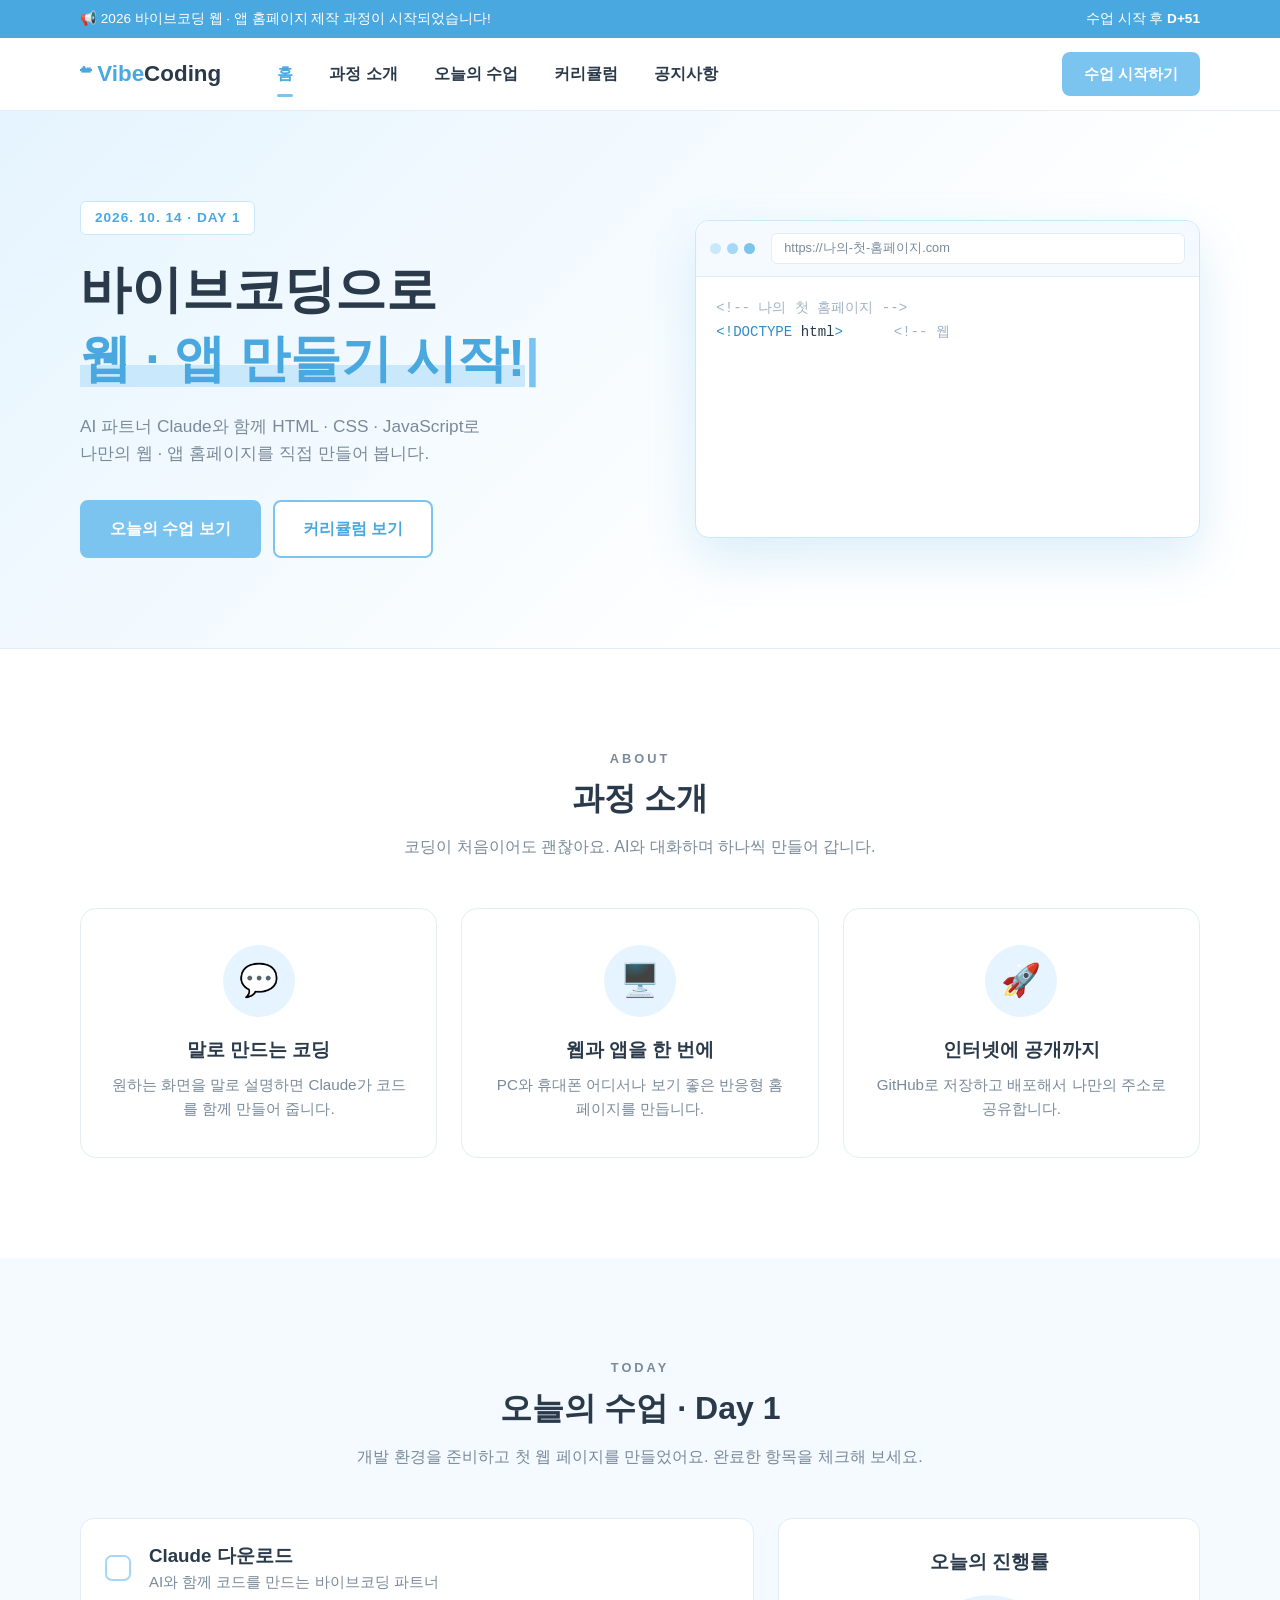
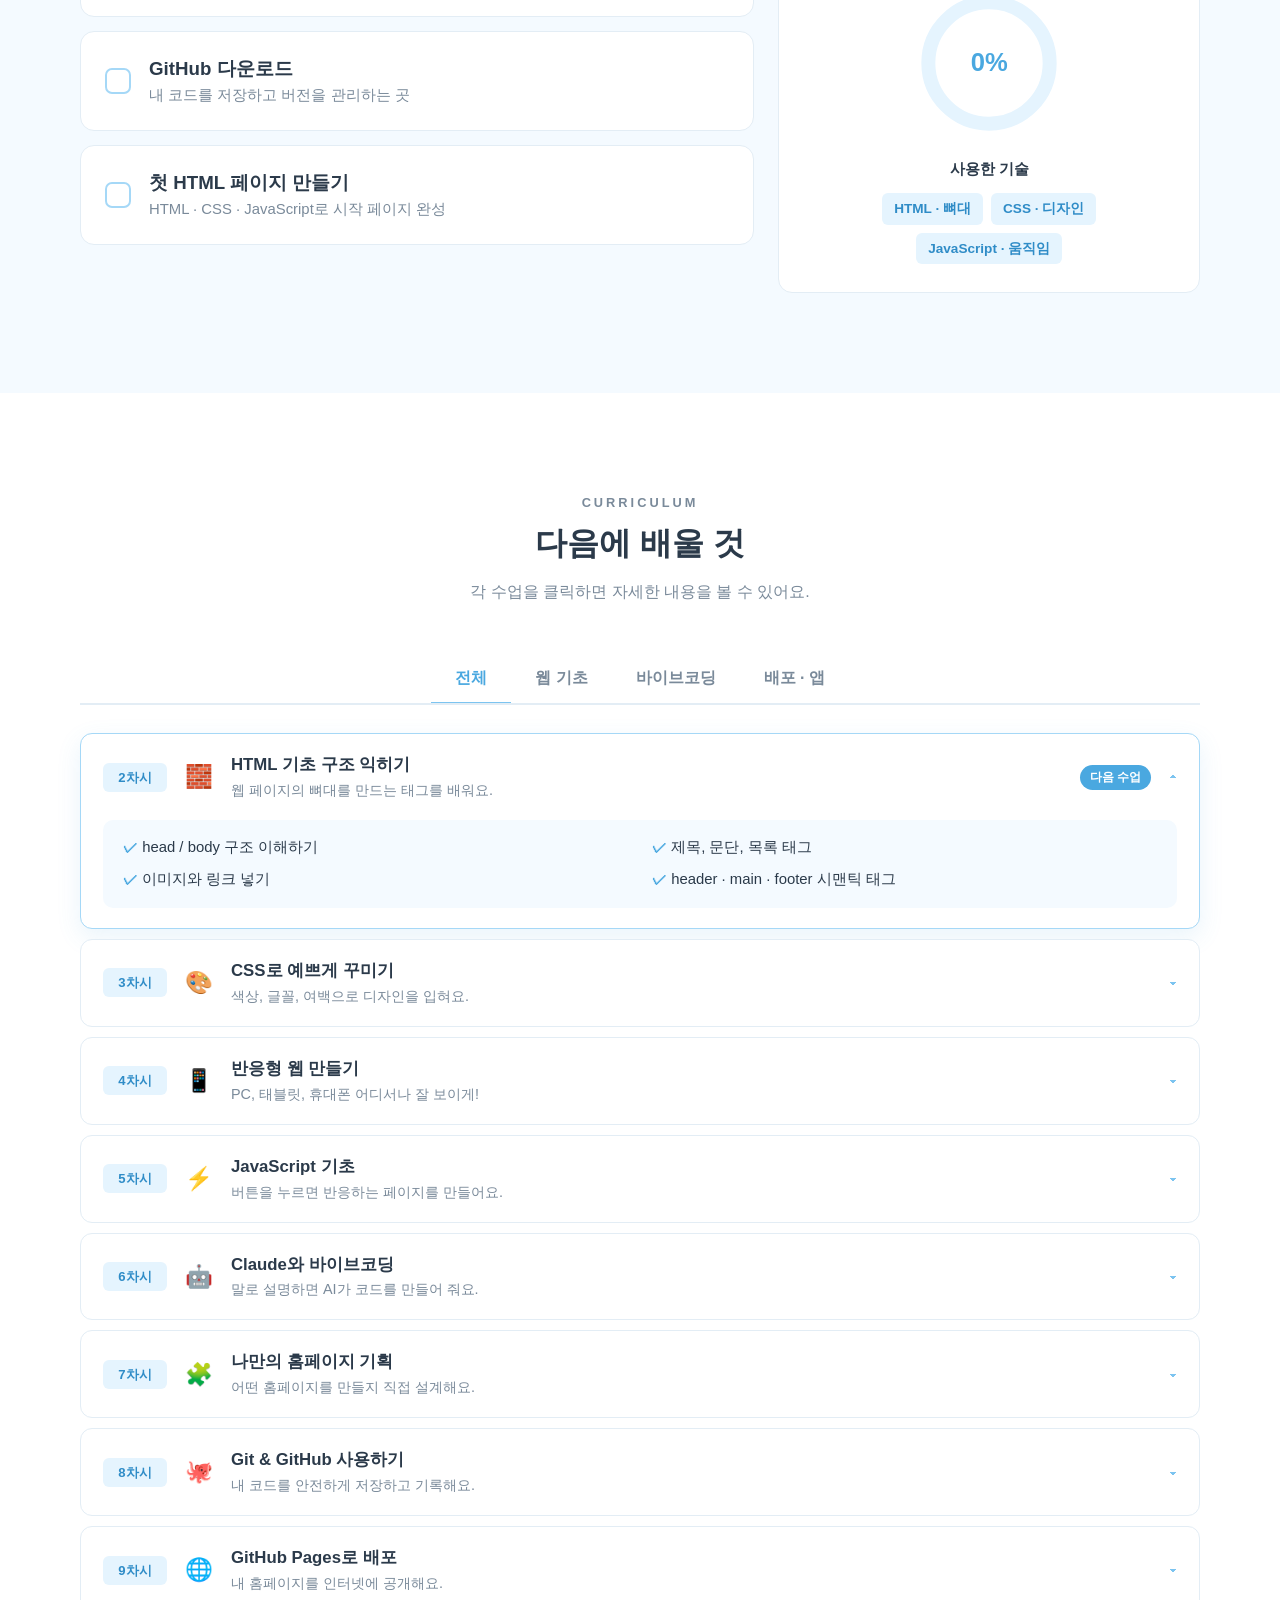
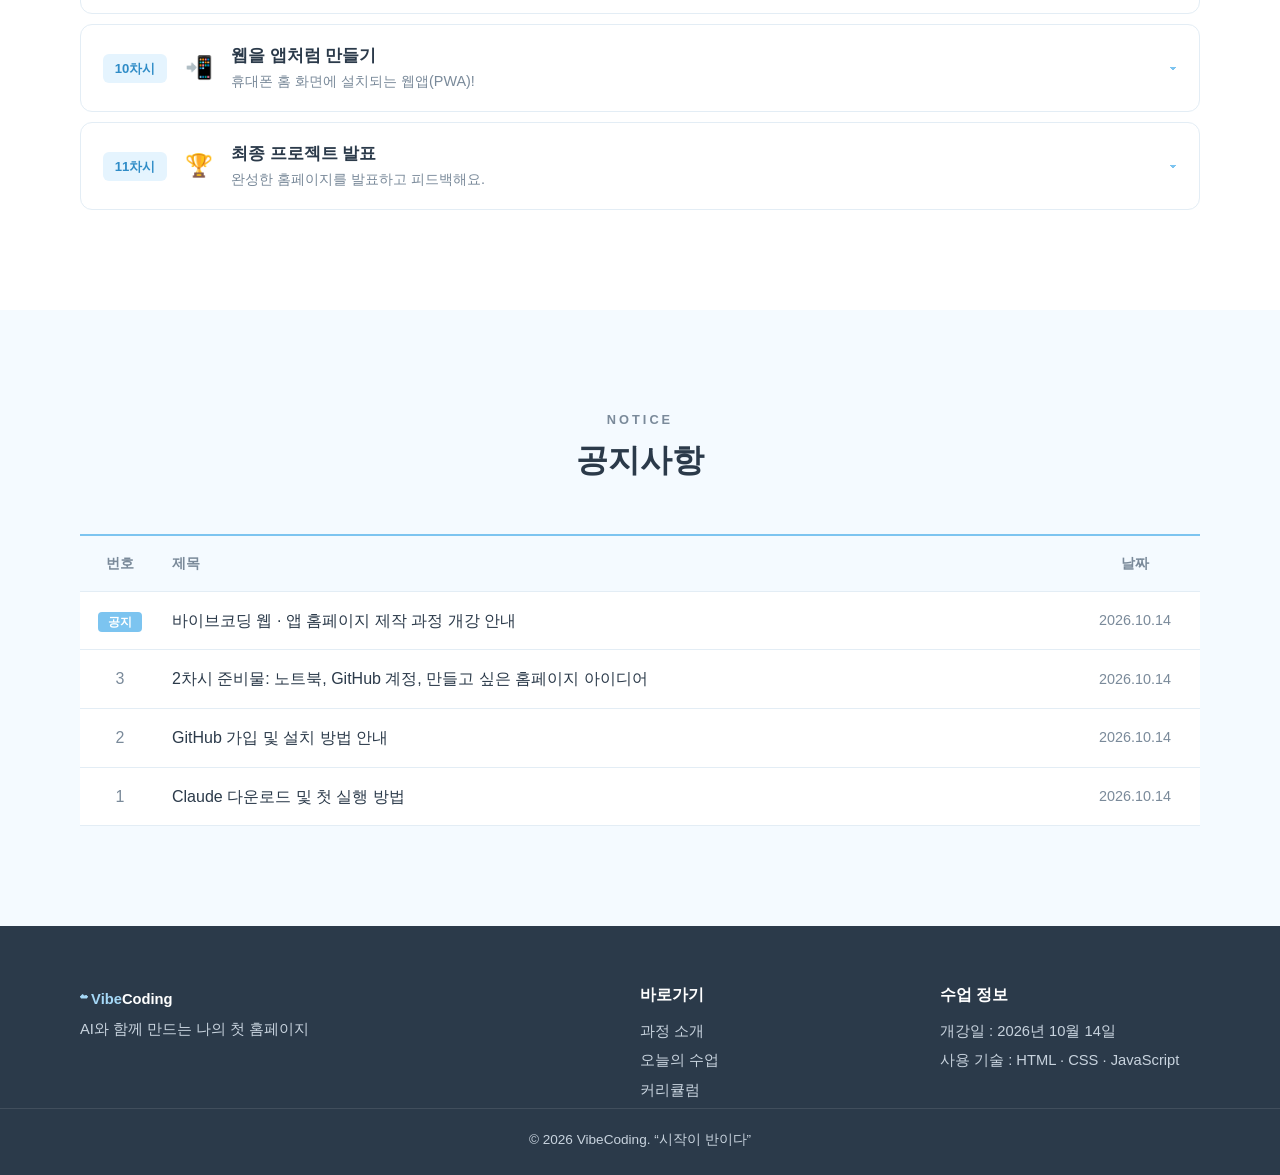
<file: index.html>
<!DOCTYPE html>
<html lang="ko">
<head>
  <meta charset="UTF-8">
  <meta name="viewport" content="width=device-width, initial-scale=1.0">
  <title>바이브코딩 웹·앱 수업 시작</title>
  <link rel="stylesheet" href="style.css">
</head>
<body>
  <!-- 상단 안내 바 -->
  <div class="topbar">
    <div class="container">
      <p>📢 2026 바이브코딩 웹 · 앱 홈페이지 제작 과정이 시작되었습니다!</p>
      <p class="topbar-right">수업 시작 후 <strong id="dday">D+0</strong></p>
    </div>
  </div>

  <!-- 헤더 -->
  <header class="header" id="header">
    <div class="container header-inner">
      <a href="#home" class="logo">☁ Vibe<span>Coding</span></a>

      <nav class="gnb" id="gnb">
        <a href="#home" class="active">홈</a>
        <a href="#about">과정 소개</a>
        <a href="#today">오늘의 수업</a>
        <a href="#curriculum">커리큘럼</a>
        <a href="#notice">공지사항</a>
      </nav>

      <a href="#today" class="header-btn">수업 시작하기</a>
      <button class="hamburger" id="hamburger" aria-label="메뉴 열기">
        <span></span><span></span><span></span>
      </button>
    </div>
  </header>

  <main>
    <!-- 메인 배너 -->
    <section class="hero" id="home">
      <div class="container hero-inner">
        <div class="hero-text">
          <p class="eyebrow">2026. 10. 14 · DAY 1</p>
          <h1>
            바이브코딩으로<br>
            <span class="highlight" id="typing"></span><span class="cursor">|</span>
          </h1>
          <p class="hero-desc">
            AI 파트너 Claude와 함께 HTML · CSS · JavaScript로<br>
            나만의 웹 · 앱 홈페이지를 직접 만들어 봅니다.
          </p>
          <div class="hero-btns">
            <a href="#today" class="btn">오늘의 수업 보기</a>
            <a href="#curriculum" class="btn outline">커리큘럼 보기</a>
          </div>
        </div>

        <!-- 브라우저 모양 일러스트 -->
        <div class="browser">
          <div class="browser-bar">
            <span class="dot"></span><span class="dot"></span><span class="dot"></span>
            <div class="address">https://나의-첫-홈페이지.com</div>
          </div>
          <pre class="code" id="code"></pre>
        </div>
      </div>
    </section>

    <!-- 과정 소개 -->
    <section class="section" id="about">
      <div class="container">
        <div class="section-head">
          <p class="label">ABOUT</p>
          <h2>과정 소개</h2>
          <p>코딩이 처음이어도 괜찮아요. AI와 대화하며 하나씩 만들어 갑니다.</p>
        </div>

        <div class="features">
          <div class="feature">
            <div class="feature-icon">💬</div>
            <h3>말로 만드는 코딩</h3>
            <p>원하는 화면을 말로 설명하면 Claude가 코드를 함께 만들어 줍니다.</p>
          </div>
          <div class="feature">
            <div class="feature-icon">🖥️</div>
            <h3>웹과 앱을 한 번에</h3>
            <p>PC와 휴대폰 어디서나 보기 좋은 반응형 홈페이지를 만듭니다.</p>
          </div>
          <div class="feature">
            <div class="feature-icon">🚀</div>
            <h3>인터넷에 공개까지</h3>
            <p>GitHub로 저장하고 배포해서 나만의 주소로 공유합니다.</p>
          </div>
        </div>
      </div>
    </section>

    <!-- 오늘의 수업 -->
    <section class="section bg-sky" id="today">
      <div class="container">
        <div class="section-head">
          <p class="label">TODAY</p>
          <h2>오늘의 수업 · Day 1</h2>
          <p>개발 환경을 준비하고 첫 웹 페이지를 만들었어요. 완료한 항목을 체크해 보세요.</p>
        </div>

        <div class="today-grid">
          <ul class="checklist" id="checklist">
            <li data-id="claude">
              <span class="box"></span>
              <div>
                <h3>Claude 다운로드</h3>
                <p>AI와 함께 코드를 만드는 바이브코딩 파트너</p>
              </div>
            </li>
            <li data-id="github">
              <span class="box"></span>
              <div>
                <h3>GitHub 다운로드</h3>
                <p>내 코드를 저장하고 버전을 관리하는 곳</p>
              </div>
            </li>
            <li data-id="html">
              <span class="box"></span>
              <div>
                <h3>첫 HTML 페이지 만들기</h3>
                <p>HTML · CSS · JavaScript로 시작 페이지 완성</p>
              </div>
            </li>
          </ul>

          <aside class="summary-box">
            <h3>오늘의 진행률</h3>
            <div class="ring">
              <svg viewBox="0 0 120 120">
                <circle class="ring-bg" cx="60" cy="60" r="52"></circle>
                <circle class="ring-fill" id="ringFill" cx="60" cy="60" r="52"></circle>
              </svg>
              <span id="percent">0%</span>
            </div>

            <h4>사용한 기술</h4>
            <div class="tags">
              <span>HTML · 뼈대</span>
              <span>CSS · 디자인</span>
              <span>JavaScript · 움직임</span>
            </div>
          </aside>
        </div>
      </div>
    </section>

    <!-- 커리큘럼 -->
    <section class="section" id="curriculum">
      <div class="container">
        <div class="section-head">
          <p class="label">CURRICULUM</p>
          <h2>다음에 배울 것</h2>
          <p>각 수업을 클릭하면 자세한 내용을 볼 수 있어요.</p>
        </div>

        <div class="tabs" id="tabs">
          <button class="active" data-filter="all">전체</button>
          <button data-filter="web">웹 기초</button>
          <button data-filter="ai">바이브코딩</button>
          <button data-filter="deploy">배포 · 앱</button>
        </div>

        <div class="lesson-list" id="lessons"></div>
      </div>
    </section>

    <!-- 공지사항 -->
    <section class="section bg-sky" id="notice">
      <div class="container">
        <div class="section-head">
          <p class="label">NOTICE</p>
          <h2>공지사항</h2>
        </div>

        <table class="board">
          <thead>
            <tr>
              <th class="col-no">번호</th>
              <th>제목</th>
              <th class="col-date">날짜</th>
            </tr>
          </thead>
          <tbody>
            <tr>
              <td class="col-no"><span class="pin">공지</span></td>
              <td>바이브코딩 웹 · 앱 홈페이지 제작 과정 개강 안내</td>
              <td class="col-date">2026.10.14</td>
            </tr>
            <tr>
              <td class="col-no">3</td>
              <td>2차시 준비물: 노트북, GitHub 계정, 만들고 싶은 홈페이지 아이디어</td>
              <td class="col-date">2026.10.14</td>
            </tr>
            <tr>
              <td class="col-no">2</td>
              <td>GitHub 가입 및 설치 방법 안내</td>
              <td class="col-date">2026.10.14</td>
            </tr>
            <tr>
              <td class="col-no">1</td>
              <td>Claude 다운로드 및 첫 실행 방법</td>
              <td class="col-date">2026.10.14</td>
            </tr>
          </tbody>
        </table>
      </div>
    </section>
  </main>

  <!-- 푸터 -->
  <footer class="footer">
    <div class="container footer-inner">
      <div>
        <a href="#home" class="logo">☁ Vibe<span>Coding</span></a>
        <p>AI와 함께 만드는 나의 첫 홈페이지</p>
      </div>
      <div>
        <h4>바로가기</h4>
        <a href="#about">과정 소개</a>
        <a href="#today">오늘의 수업</a>
        <a href="#curriculum">커리큘럼</a>
      </div>
      <div>
        <h4>수업 정보</h4>
        <p>개강일 : 2026년 10월 14일</p>
        <p>사용 기술 : HTML · CSS · JavaScript</p>
      </div>
    </div>
    <p class="copyright">© 2026 VibeCoding. “시작이 반이다”</p>
  </footer>

  <button class="to-top" id="toTop" aria-label="맨 위로">↑</button>

  <script src="script.js"></script>
</body>
</html>
</file>
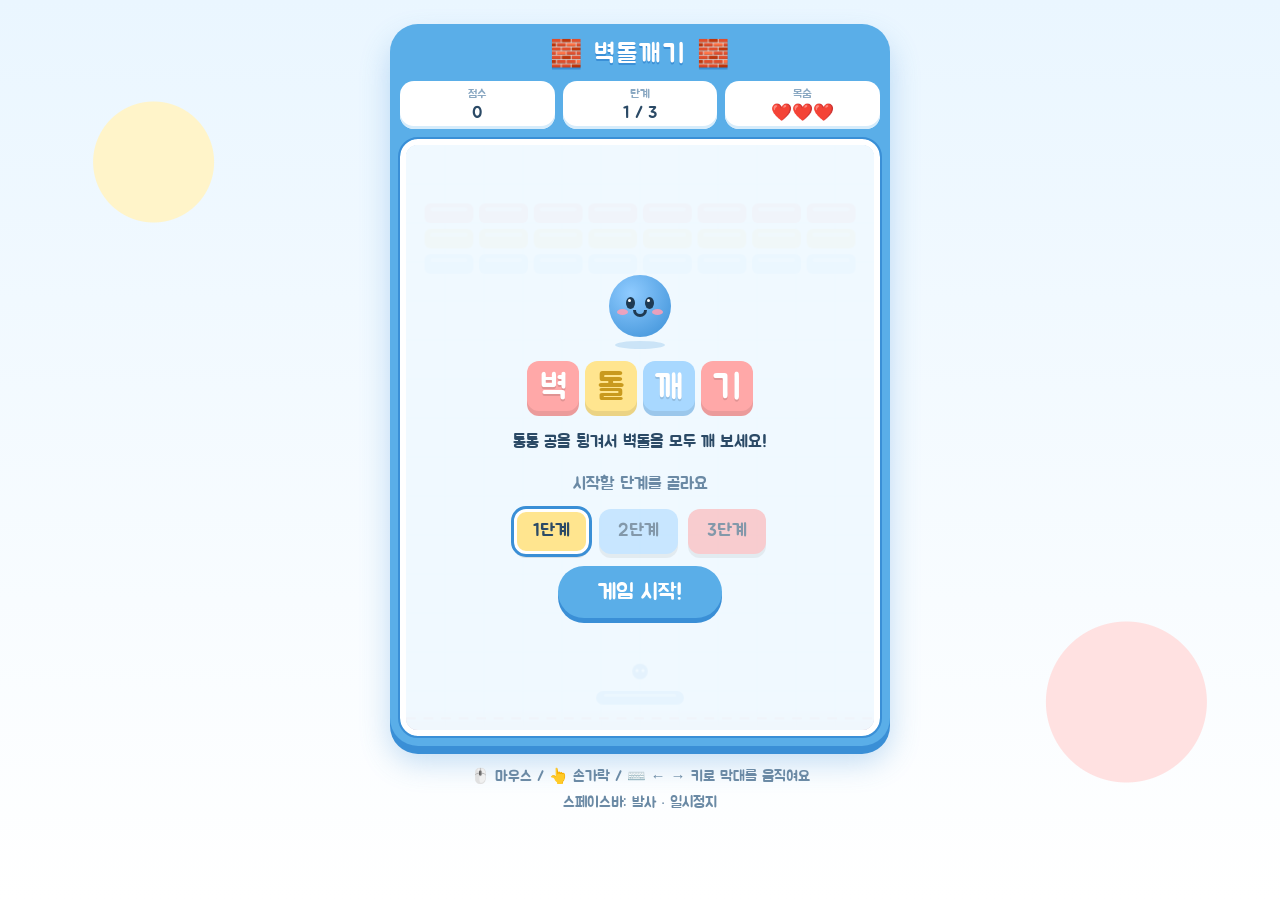
<file: breakout/index.html>
<!DOCTYPE html>
<html lang="ko">
<head>
  <meta charset="UTF-8">
  <meta name="viewport" content="width=device-width, initial-scale=1.0">
  <title>벽돌깨기</title>
  <!-- 귀여운 글꼴 (인터넷이 없으면 맑은 고딕으로 보여요) -->
  <link rel="preconnect" href="https://fonts.googleapis.com">
  <link href="https://fonts.googleapis.com/css2?family=Jua&display=swap" rel="stylesheet">
  <style>
    * { box-sizing: border-box; margin: 0; padding: 0; }

    :root {
      --red: #ffa8a8;
      --yellow: #ffe58f;
      --blue: #a8d8ff;
      --frame: #5aaee8;
      --frame-dark: #3a8fd6;
      --text: #2b4a66;
    }

    body {
      font-family: "Jua", "Malgun Gothic", sans-serif;
      background:
        radial-gradient(circle at 12% 18%, #fff4c9 0 60px, transparent 61px),
        radial-gradient(circle at 88% 78%, #ffe1e1 0 80px, transparent 81px),
        linear-gradient(180deg, #eaf6ff 0%, #ffffff 100%);
      min-height: 100vh;
      display: flex;
      flex-direction: column;
      align-items: center;
      padding: 24px 16px;
      color: var(--text);
    }

    /* ===== 게임기 틀 ===== */
    .machine {
      width: 100%;
      max-width: 500px;
      background: var(--frame);
      border-radius: 28px;
      padding: 14px 10px 10px;
      box-shadow:
        0 8px 0 var(--frame-dark),          /* 아래쪽 두께감 */
        0 16px 30px rgba(58, 143, 214, 0.3);
    }

    .machine-title {
      text-align: center;
      color: #fff;
      font-size: 26px;
      letter-spacing: 2px;
      margin-bottom: 10px;
      text-shadow: 0 2px 0 var(--frame-dark);
    }

    /* 점수판 */
    .board {
      display: flex;
      justify-content: space-between;
      gap: 8px;
      margin-bottom: 10px;
    }
    .chip {
      flex: 1;
      text-align: center;
      background: #fff;
      border-radius: 14px;
      padding: 6px 4px;
      font-size: 17px;
      box-shadow: inset 0 -3px 0 #d6ecfb;
    }
    .chip small { display: block; font-size: 12px; color: #8aa8c2; }

    .game-wrap {
      position: relative;
      border: 6px solid #fff;          /* 게임판 경계: 흰 테두리 */
      border-radius: 18px;
      overflow: hidden;
      outline: 2px solid var(--frame-dark);
    }

    canvas {
      display: block;
      width: 100%;
      background: #fbfdff;
      touch-action: none; /* 휴대폰에서 화면이 스크롤되지 않게 */
    }

    /* ===== 시작 / 게임오버 안내창 ===== */
    .overlay {
      position: absolute;
      inset: 0;
      display: flex;
      flex-direction: column;
      align-items: center;
      justify-content: center;
      gap: 12px;
      background: rgba(240, 249, 255, 0.94);
      text-align: center;
      padding: 16px;
    }
    .overlay.hidden { display: none; }
    .overlay p { line-height: 1.6; font-size: 17px; }

    /* 벽돌 모양 제목 글자 */
    .brick-title { display: flex; gap: 6px; flex-wrap: wrap; justify-content: center; }
    .brick-title span {
      display: inline-block;
      min-width: 52px;
      padding: 6px 8px;
      border-radius: 12px;
      font-size: 34px;
      color: #fff;
      text-shadow: 0 2px 0 rgba(0, 0, 0, 0.12);
      box-shadow: inset 0 -5px 0 rgba(0, 0, 0, 0.08);
      animation: wiggle 2.4s ease-in-out infinite;
    }
    .brick-title span:nth-child(3n+1) { background: var(--red); }
    .brick-title span:nth-child(3n+2) { background: var(--yellow); color: #c99a1e; text-shadow: none; }
    .brick-title span:nth-child(3n)   { background: var(--blue); }
    .brick-title span:nth-child(2) { animation-delay: 0.2s; }
    .brick-title span:nth-child(3) { animation-delay: 0.4s; }
    .brick-title span:nth-child(4) { animation-delay: 0.6s; }
    .brick-title span:nth-child(5) { animation-delay: 0.8s; }
    .brick-title span:nth-child(6) { animation-delay: 1s; }

    @keyframes wiggle {
      0%, 100% { transform: rotate(-4deg); }
      50% { transform: rotate(4deg) translateY(-3px); }
    }

    /* 공 캐릭터 */
    .mascot-area { height: 92px; display: flex; align-items: flex-end; }
    .mascot {
      position: relative;
      width: 62px;
      height: 62px;
      border-radius: 50%;
      background: radial-gradient(circle at 35% 30%, #8fcbff, var(--frame-dark));
      animation: bounce 0.9s ease-in-out infinite;
    }
    .mascot .eye {
      position: absolute;
      top: 22px;
      width: 9px;
      height: 12px;
      background: #1f3a52;
      border-radius: 50%;
    }
    .mascot .eye::after {  /* 눈 반짝이 */
      content: "";
      position: absolute;
      top: 2px; left: 2px;
      width: 3px; height: 3px;
      background: #fff;
      border-radius: 50%;
    }
    .mascot .eye.l { left: 17px; }
    .mascot .eye.r { right: 17px; }
    .mascot .cheek {
      position: absolute;
      top: 34px;
      width: 11px;
      height: 6px;
      background: #ff9fb5;
      border-radius: 50%;
      opacity: 0.85;
    }
    .mascot .cheek.l { left: 8px; }
    .mascot .cheek.r { right: 8px; }
    .mascot .mouth {
      position: absolute;
      top: 35px;
      left: 50%;
      width: 14px;
      height: 7px;
      margin-left: -7px;
      border: 3px solid #1f3a52;
      border-top: none;
      border-radius: 0 0 14px 14px;
    }
    /* 게임 오버일 때는 시무룩한 얼굴 */
    .mascot.sad { animation: none; filter: saturate(0.7); }
    .mascot.sad .mouth {
      top: 39px;
      border-top: 3px solid #1f3a52;
      border-bottom: none;
      border-radius: 14px 14px 0 0;
    }

    @keyframes bounce {
      0%, 100% { transform: translateY(-26px); }
      80% { transform: translateY(0); }
      90% { transform: translateY(0) scale(1.15, 0.85); }  /* 바닥에 닿으면 찌그러짐 */
    }
    .mascot-shadow {
      width: 50px;
      height: 8px;
      margin: 4px auto 0;
      background: rgba(58, 143, 214, 0.2);
      border-radius: 50%;
    }

    button {
      font-family: inherit;
      background: var(--frame);
      color: #fff;
      border: none;
      border-radius: 999px;
      padding: 12px 40px;
      font-size: 22px;
      cursor: pointer;
      box-shadow: 0 5px 0 var(--frame-dark);
      transition: transform 0.1s, box-shadow 0.1s;
    }
    button:hover { transform: translateY(-2px); }
    button:active { transform: translateY(4px); box-shadow: 0 1px 0 var(--frame-dark); }

    /* 단계 선택 버튼 (벽돌 색깔) */
    .pick-label { font-size: 15px; color: #6b8aa5; margin-top: 2px; }
    .level-pick { display: flex; gap: 10px; }
    .level-btn {
      color: var(--text);
      padding: 8px 16px;
      font-size: 18px;
      border-radius: 12px;
      border: 3px solid transparent;
      box-shadow: 0 4px 0 rgba(0, 0, 0, 0.1);
      opacity: 0.55;
    }
    .level-btn[data-level="1"] { background: var(--yellow); }
    .level-btn[data-level="2"] { background: var(--blue); }
    .level-btn[data-level="3"] { background: var(--red); }
    .level-btn.selected { opacity: 1; border-color: #fff; outline: 3px solid var(--frame-dark); }

    .help { margin-top: 18px; font-size: 15px; color: #6b8aa5; text-align: center; line-height: 1.7; }
  </style>
</head>
<body>
  <div class="machine">
    <div class="machine-title">🧱 벽돌깨기 🧱</div>

    <div class="board">
      <span class="chip"><small>점수</small><span id="score">0</span></span>
      <span class="chip"><small>단계</small><span id="level">1 / 3</span></span>
      <span class="chip"><small>목숨</small><span id="lives">❤️❤️❤️</span></span>
    </div>

    <div class="game-wrap">
      <canvas id="game" width="480" height="600"></canvas>

      <div class="overlay" id="overlay">
        <div class="mascot-area">
          <div>
            <div class="mascot" id="mascot">
              <span class="eye l"></span><span class="eye r"></span>
              <span class="cheek l"></span><span class="cheek r"></span>
              <span class="mouth"></span>
            </div>
            <div class="mascot-shadow"></div>
          </div>
        </div>
        <div class="brick-title" id="overlayTitle"></div>
        <p id="overlayText">통통 공을 튕겨서 벽돌을 모두 깨 보세요!</p>
        <p class="pick-label">시작할 단계를 골라요</p>
        <div class="level-pick">
          <button class="level-btn selected" data-level="1">1단계</button>
          <button class="level-btn" data-level="2">2단계</button>
          <button class="level-btn" data-level="3">3단계</button>
        </div>
        <button id="startBtn">게임 시작!</button>
      </div>
    </div>
  </div>

  <p class="help">
    🖱️ 마우스 / 👆 손가락 / ⌨️ ← → 키로 막대를 움직여요<br>
    스페이스바: 발사 · 일시정지
  </p>

  <script>
    // ===== 기본 설정 =====
    const canvas = document.getElementById("game");
    const ctx = canvas.getContext("2d");
    const W = canvas.width;
    const H = canvas.height;

    const scoreEl = document.getElementById("score");
    const levelEl = document.getElementById("level");
    const livesEl = document.getElementById("lives");
    const overlay = document.getElementById("overlay");
    const overlayTitle = document.getElementById("overlayTitle");
    const overlayText = document.getElementById("overlayText");
    const startBtn = document.getElementById("startBtn");
    const mascot = document.getElementById("mascot");
    const FONT = "'Jua', 'Malgun Gothic', sans-serif";

    // 벽돌 색깔 (줄마다 파스텔 빨강 → 노랑 → 파랑 순서로 반복)
    const COLORS = ["#ffa8a8", "#ffe58f", "#a8d8ff"];

    const BRICK_COLS = 8;
    const BRICK_W = 50;
    const BRICK_H = 20;
    const BRICK_GAP = 6;
    const BRICK_TOP = 60;
    const BRICK_LEFT = (W - (BRICK_COLS * BRICK_W + (BRICK_COLS - 1) * BRICK_GAP)) / 2;

    // ===== 게임 상태 =====
    let paddle, ball, bricks;
    let score = 0;
    let lives = 3;
    let level = 1;
    let state = "ready"; // ready(공 붙어있음), playing, paused, over
    const keys = { left: false, right: false };

    function makePaddle() {
      return { w: 90, h: 14, x: W / 2 - 45, y: H - 40, speed: 8 };
    }

    function makeBall() {
      return { r: 8, x: W / 2, y: H - 60, dx: 0, dy: 0, speed: 4 + level * 0.6 };
    }

    // 단계별 벽돌 모양 (■ = 벽돌, · = 빈칸)
    const MAX_LEVEL = 3;
    const LEVELS = [
      // 1단계: 반듯한 3줄
      [
        "■■■■■■■■",
        "■■■■■■■■",
        "■■■■■■■■",
      ],
      // 2단계: 피라미드
      [
        "···■■···",
        "··■■■■··",
        "·■■■■■■·",
        "■■■■■■■■",
        "■■■■■■■■",
      ],
      // 3단계: 체크무늬
      [
        "■·■·■·■·",
        "·■·■·■·■",
        "■·■·■·■·",
        "·■·■·■·■",
        "■·■·■·■·",
        "·■·■·■·■",
      ],
    ];

    function makeBricks() {
      const map = LEVELS[level - 1];
      const rows = map.length;
      const list = [];
      for (let r = 0; r < rows; r++) {
        for (let c = 0; c < BRICK_COLS; c++) {
          if (map[r][c] !== "■") continue;
          list.push({
            x: BRICK_LEFT + c * (BRICK_W + BRICK_GAP),
            y: BRICK_TOP + r * (BRICK_H + BRICK_GAP),
            color: COLORS[r % COLORS.length],
            alive: true,
            points: (rows - r) * 10, // 위쪽 벽돌일수록 점수가 높아요
          });
        }
      }
      return list;
    }

    function updateBoard() {
      scoreEl.textContent = score;
      levelEl.textContent = `${level} / ${MAX_LEVEL}`;
      livesEl.textContent = lives > 0 ? "❤️".repeat(lives) : "💔";
    }

    function newGame() {
      score = 0;
      lives = 3;
      level = startLevel;
      paddle = makePaddle();
      ball = makeBall();
      bricks = makeBricks();
      state = "ready";
      updateBoard();
      hideOverlay();
    }

    // 공을 위로 발사
    function launchBall() {
      if (state !== "ready") return;
      const angle = (Math.random() * 60 - 30) * Math.PI / 180; // -30° ~ 30°
      ball.dx = ball.speed * Math.sin(angle);
      ball.dy = -ball.speed * Math.cos(angle);
      state = "playing";
    }

    // 제목 글자를 한 글자씩 벽돌 모양으로 만들어요
    function showOverlay(title, text, btnText, sad = false) {
      overlayTitle.innerHTML = Array.from(title).map(ch => `<span>${ch}</span>`).join("");
      overlayText.innerHTML = text;
      startBtn.textContent = btnText;
      mascot.classList.toggle("sad", sad);
      overlay.classList.remove("hidden");
    }

    function hideOverlay() {
      overlay.classList.add("hidden");
    }

    // ===== 움직임 계산 =====
    function update() {
      // 키보드로 막대 이동
      if (keys.left) paddle.x -= paddle.speed;
      if (keys.right) paddle.x += paddle.speed;
      paddle.x = Math.max(0, Math.min(W - paddle.w, paddle.x));

      // 발사 전에는 공이 막대 위에 붙어 있어요
      if (state === "ready") {
        ball.x = paddle.x + paddle.w / 2;
        ball.y = paddle.y - ball.r - 1;
        return;
      }
      if (state !== "playing") return;

      ball.x += ball.dx;
      ball.y += ball.dy;

      // 왼쪽·오른쪽 벽
      if (ball.x - ball.r < 0) { ball.x = ball.r; ball.dx = Math.abs(ball.dx); }
      if (ball.x + ball.r > W) { ball.x = W - ball.r; ball.dx = -Math.abs(ball.dx); }
      // 천장
      if (ball.y - ball.r < 0) { ball.y = ball.r; ball.dy = Math.abs(ball.dy); }

      // 막대에 맞으면 맞은 위치에 따라 튕기는 각도가 달라져요
      if (
        ball.dy > 0 &&
        ball.y + ball.r >= paddle.y &&
        ball.y + ball.r <= paddle.y + paddle.h + ball.dy &&
        ball.x >= paddle.x - ball.r &&
        ball.x <= paddle.x + paddle.w + ball.r
      ) {
        const hit = (ball.x - (paddle.x + paddle.w / 2)) / (paddle.w / 2); // -1 ~ 1
        const angle = Math.max(-1, Math.min(1, hit)) * 60 * Math.PI / 180;
        ball.dx = ball.speed * Math.sin(angle);
        ball.dy = -ball.speed * Math.cos(angle);
        ball.y = paddle.y - ball.r;
      }

      // 벽돌과 부딪혔는지 확인
      for (const b of bricks) {
        if (!b.alive) continue;
        const nearX = Math.max(b.x, Math.min(ball.x, b.x + BRICK_W));
        const nearY = Math.max(b.y, Math.min(ball.y, b.y + BRICK_H));
        const distX = ball.x - nearX;
        const distY = ball.y - nearY;
        if (distX * distX + distY * distY <= ball.r * ball.r) {
          b.alive = false;
          score += b.points;
          // 옆면에 맞았는지, 위아래에 맞았는지에 따라 튕기는 방향 결정
          if (Math.abs(distX) > Math.abs(distY)) ball.dx = -ball.dx;
          else ball.dy = -ball.dy;
          updateBoard();
          break; // 한 번에 벽돌 하나만
        }
      }

      // 벽돌을 모두 깼으면 다음 단계로
      if (bricks.every(b => !b.alive)) {
        if (level === MAX_LEVEL) {
          state = "over";
          showOverlay("클리어!", `🏆 3단계를 모두 깼어요! 최고예요!<br>최종 점수: <b>${score}</b>점`, "다시 하기");
          return;
        }
        level++;
        bricks = makeBricks();
        ball = makeBall();
        state = "ready";
        updateBoard();
        flash(`🎉 ${level}단계!`);
      }

      // 공이 바닥에 떨어지면 목숨 하나 줄어요
      if (ball.y - ball.r > H) {
        lives--;
        updateBoard();
        if (lives <= 0) {
          state = "over";
          showOverlay("게임오버", `앗, 아까워요! 최종 점수: <b>${score}</b>점<br>${level}단계까지 갔어요!`, "다시 하기", true);
        } else {
          ball = makeBall();
          state = "ready";
        }
      }
    }

    // 화면 가운데 잠깐 글자 띄우기
    let flashText = "";
    let flashTime = 0;
    function flash(text) {
      flashText = text;
      flashTime = 90; // 약 1.5초
    }

    // ===== 그리기 =====
    function roundRect(x, y, w, h, r, color) {
      ctx.fillStyle = color;
      ctx.beginPath();
      ctx.roundRect(x, y, w, h, r);
      ctx.fill();
    }

    // 게임판 배경: 연한 모눈 + 바닥 위험선
    function drawField() {
      ctx.fillStyle = "#fbfdff";
      ctx.fillRect(0, 0, W, H);

      ctx.strokeStyle = "#eef6fd";
      ctx.lineWidth = 1;
      for (let x = 40; x < W; x += 40) {
        ctx.beginPath(); ctx.moveTo(x, 0); ctx.lineTo(x, H); ctx.stroke();
      }
      for (let y = 40; y < H; y += 40) {
        ctx.beginPath(); ctx.moveTo(0, y); ctx.lineTo(W, y); ctx.stroke();
      }

      // 바닥: 공이 여기로 떨어지면 목숨이 줄어요
      const grad = ctx.createLinearGradient(0, H - 22, 0, H);
      grad.addColorStop(0, "rgba(255, 168, 168, 0)");
      grad.addColorStop(1, "rgba(255, 168, 168, 0.45)");
      ctx.fillStyle = grad;
      ctx.fillRect(0, H - 22, W, 22);

      ctx.strokeStyle = "#ffa8a8";
      ctx.lineWidth = 2;
      ctx.setLineDash([10, 8]);
      ctx.beginPath(); ctx.moveTo(0, H - 12); ctx.lineTo(W, H - 12); ctx.stroke();
      ctx.setLineDash([]);
    }

    function draw() {
      drawField();

      // 벽돌 (위쪽에 하얀 반짝이 줄)
      for (const b of bricks) {
        if (!b.alive) continue;
        roundRect(b.x, b.y, BRICK_W, BRICK_H, 6, b.color);
        roundRect(b.x + 6, b.y + 4, BRICK_W - 12, 4, 2, "rgba(255, 255, 255, 0.6)");
      }

      // 막대
      roundRect(paddle.x, paddle.y, paddle.w, paddle.h, 7, "#5aaee8");
      roundRect(paddle.x + 8, paddle.y + 3, paddle.w - 16, 3, 2, "rgba(255, 255, 255, 0.5)");

      // 공 (작은 눈이 달린 공 캐릭터)
      ctx.fillStyle = "#3a8fd6";
      ctx.beginPath();
      ctx.arc(ball.x, ball.y, ball.r, 0, Math.PI * 2);
      ctx.fill();
      ctx.fillStyle = "#ffffff";
      ctx.beginPath();
      ctx.arc(ball.x - 3, ball.y - 1, 1.6, 0, Math.PI * 2);
      ctx.arc(ball.x + 3, ball.y - 1, 1.6, 0, Math.PI * 2);
      ctx.fill();

      ctx.textAlign = "center";
      ctx.fillStyle = "#6b8aa5";
      ctx.font = `20px ${FONT}`;
      if (state === "ready") {
        ctx.fillText("클릭하거나 스페이스바를 눌러 발사!", W / 2, H / 2 + 60);
      }
      if (state === "paused") {
        ctx.font = `36px ${FONT}`;
        ctx.fillText("⏸ 일시정지", W / 2, H / 2);
      }
      if (flashTime > 0) {
        ctx.fillStyle = "#3a8fd6";
        ctx.font = `40px ${FONT}`;
        ctx.fillText(flashText, W / 2, H / 2);
        flashTime--;
      }
    }

    function loop() {
      if (state !== "over") {
        update();
        draw();
      }
      requestAnimationFrame(loop);
    }

    // ===== 조작 =====
    // 화면 크기가 달라도 정확한 위치로 막대를 옮기기
    function movePaddleTo(clientX) {
      const rect = canvas.getBoundingClientRect();
      const x = (clientX - rect.left) * (W / rect.width);
      paddle.x = x - paddle.w / 2;
    }

    canvas.addEventListener("mousemove", e => {
      if (state === "playing" || state === "ready") movePaddleTo(e.clientX);
    });
    canvas.addEventListener("click", launchBall);

    canvas.addEventListener("touchstart", e => {
      movePaddleTo(e.touches[0].clientX);
      launchBall();
    }, { passive: true });
    canvas.addEventListener("touchmove", e => {
      e.preventDefault();
      movePaddleTo(e.touches[0].clientX);
    }, { passive: false });

    document.addEventListener("keydown", e => {
      if (e.key === "ArrowLeft") keys.left = true;
      if (e.key === "ArrowRight") keys.right = true;
      if (e.code === "Space") {
        e.preventDefault();
        if (state === "ready") launchBall();
        else if (state === "playing") state = "paused";
        else if (state === "paused") state = "playing";
      }
    });
    document.addEventListener("keyup", e => {
      if (e.key === "ArrowLeft") keys.left = false;
      if (e.key === "ArrowRight") keys.right = false;
    });

    startBtn.addEventListener("click", newGame);

    // 단계 선택 버튼: 누른 버튼만 색칠하고, 그 단계 벽돌을 미리 보여줘요
    let startLevel = 1;
    const levelBtns = document.querySelectorAll(".level-btn");
    levelBtns.forEach(btn => {
      btn.addEventListener("click", () => {
        startLevel = Number(btn.dataset.level);
        levelBtns.forEach(b => b.classList.toggle("selected", b === btn));
        level = startLevel;
        bricks = makeBricks();
        updateBoard();
        draw();
      });
    });

    // 처음 화면 준비
    paddle = makePaddle();
    ball = makeBall();
    bricks = makeBricks();
    state = "over"; // 시작 버튼 누르기 전에는 멈춰 있어요
    showOverlay("벽돌깨기", "통통 공을 튕겨서 벽돌을 모두 깨 보세요!", "게임 시작!");
    draw();
    requestAnimationFrame(loop);
  </script>
</body>
</html>
</file>
<file: style.css>
:root {
  --white: #ffffff;
  --sky-50: #f4faff;
  --sky-100: #e5f4fe;
  --sky-200: #c9e8fb;
  --sky-300: #a5d8f7;
  --sky-400: #7cc4f0;
  --sky-500: #4aa8e0;
  --sky-600: #2f8cc7;
  --text: #2b3a4a;
  --muted: #7a8a9a;
  --line: #e3edf5;
  --shadow: 0 8px 24px rgba(74, 168, 224, 0.12);
}

* { margin: 0; padding: 0; box-sizing: border-box; }

html { scroll-behavior: smooth; scroll-padding-top: 80px; }

body {
  font-family: "Pretendard", "Malgun Gothic", "Apple SD Gothic Neo", sans-serif;
  background: var(--white);
  color: var(--text);
  line-height: 1.6;
}

a { color: inherit; text-decoration: none; }

.container {
  max-width: 1160px;
  margin: 0 auto;
  padding: 0 20px;
}

/* 상단 안내 바 */
.topbar {
  background: var(--sky-500);
  color: var(--white);
  font-size: 0.85rem;
}
.topbar .container {
  display: flex;
  justify-content: space-between;
  gap: 12px;
  padding-top: 8px;
  padding-bottom: 8px;
}

/* 헤더 */
.header {
  position: sticky;
  top: 0;
  z-index: 50;
  background: rgba(255, 255, 255, 0.95);
  backdrop-filter: blur(8px);
  border-bottom: 1px solid var(--line);
  transition: box-shadow 0.3s;
}
.header.scrolled { box-shadow: 0 4px 20px rgba(74, 168, 224, 0.12); }

.header-inner {
  display: flex;
  align-items: center;
  gap: 40px;
  height: 72px;
}

.logo { font-size: 1.4rem; font-weight: 800; color: var(--sky-500); }
.logo span { color: var(--text); }

.gnb { display: flex; gap: 4px; flex: 1; }
.gnb a {
  position: relative;
  padding: 8px 16px;
  font-weight: 600;
  color: var(--text);
  transition: color 0.2s;
}
.gnb a::after {
  content: "";
  position: absolute;
  left: 16px;
  right: 16px;
  bottom: -2px;
  height: 3px;
  border-radius: 3px;
  background: var(--sky-400);
  transform: scaleX(0);
  transition: transform 0.25s;
}
.gnb a:hover, .gnb a.active { color: var(--sky-500); }
.gnb a.active::after, .gnb a:hover::after { transform: scaleX(1); }

.header-btn {
  padding: 10px 22px;
  border-radius: 8px;
  background: var(--sky-400);
  color: var(--white);
  font-weight: 700;
  font-size: 0.95rem;
  transition: background 0.2s;
}
.header-btn:hover { background: var(--sky-500); }

.hamburger {
  display: none;
  flex-direction: column;
  gap: 5px;
  background: none;
  border: none;
  cursor: pointer;
  margin-left: auto;
}
.hamburger span {
  width: 24px;
  height: 2px;
  background: var(--text);
  transition: transform 0.3s, opacity 0.3s;
}

/* 메인 배너 */
.hero {
  background: linear-gradient(135deg, var(--sky-100) 0%, var(--white) 70%);
  padding: 90px 0;
  border-bottom: 1px solid var(--line);
}

.hero-inner {
  display: grid;
  grid-template-columns: 1.1fr 1fr;
  align-items: center;
  gap: 60px;
}

.eyebrow {
  display: inline-block;
  padding: 5px 14px;
  border-radius: 6px;
  background: var(--white);
  border: 1px solid var(--sky-200);
  color: var(--sky-500);
  font-weight: 700;
  font-size: 0.85rem;
  letter-spacing: 1px;
  margin-bottom: 20px;
}

.hero h1 {
  font-size: clamp(2rem, 4.5vw, 3.2rem);
  line-height: 1.35;
  font-weight: 800;
  min-height: 2.7em;
}

.highlight {
  color: var(--sky-500);
  background: linear-gradient(transparent 62%, var(--sky-200) 62%);
}
.cursor { color: var(--sky-400); animation: blink 0.8s infinite; }
@keyframes blink { 50% { opacity: 0; } }

.hero-desc { margin-top: 20px; color: var(--muted); font-size: 1.08rem; }

.hero-btns { display: flex; flex-wrap: wrap; gap: 12px; margin-top: 32px; }

.btn {
  padding: 14px 28px;
  border-radius: 8px;
  background: var(--sky-400);
  color: var(--white);
  border: 2px solid var(--sky-400);
  font-weight: 700;
  transition: background 0.2s, transform 0.2s;
}
.btn:hover { background: var(--sky-500); border-color: var(--sky-500); transform: translateY(-2px); }
.btn.outline { background: var(--white); color: var(--sky-500); }
.btn.outline:hover { background: var(--sky-50); }

/* 브라우저 일러스트 */
.browser {
  background: var(--white);
  border-radius: 14px;
  border: 1px solid var(--sky-200);
  box-shadow: 0 20px 50px rgba(74, 168, 224, 0.2);
  overflow: hidden;
}
.browser-bar {
  display: flex;
  align-items: center;
  gap: 6px;
  padding: 12px 14px;
  background: var(--sky-50);
  border-bottom: 1px solid var(--line);
}
.dot { width: 11px; height: 11px; border-radius: 50%; background: var(--sky-200); }
.dot:nth-child(2) { background: var(--sky-300); }
.dot:nth-child(3) { background: var(--sky-400); }
.address {
  flex: 1;
  margin-left: 10px;
  padding: 4px 12px;
  border-radius: 6px;
  background: var(--white);
  border: 1px solid var(--line);
  font-size: 0.8rem;
  color: var(--muted);
}
.code {
  min-height: 260px;
  padding: 20px;
  font-family: Consolas, "D2Coding", monospace;
  font-size: 0.88rem;
  line-height: 1.7;
  color: var(--text);
  white-space: pre-wrap;
}
.code .tag { color: var(--sky-600); }
.code .str { color: #e08a4a; }
.code .cmt { color: #9fb3c4; }

/* 공통 섹션 */
.section { padding: 100px 0; }
.bg-sky { background: var(--sky-50); }

.section-head { text-align: center; margin-bottom: 48px; }
.label {
  color: var(--sky-400);
  font-weight: 800;
  letter-spacing: 3px;
  font-size: 0.8rem;
}
.section-head h2 { font-size: 2rem; margin: 4px 0 10px; }
.section-head p { color: var(--muted); }

.reveal {
  opacity: 0;
  transform: translateY(30px);
  transition: opacity 0.7s, transform 0.7s;
}
.reveal.show { opacity: 1; transform: none; }

/* 과정 소개 */
.features {
  display: grid;
  grid-template-columns: repeat(3, 1fr);
  gap: 24px;
}
.feature {
  padding: 36px 28px;
  border: 1px solid var(--line);
  border-radius: 16px;
  text-align: center;
  transition: transform 0.3s, box-shadow 0.3s, border-color 0.3s;
}
.feature:hover { transform: translateY(-6px); box-shadow: var(--shadow); border-color: var(--sky-200); }
.feature-icon {
  width: 72px;
  height: 72px;
  margin: 0 auto 18px;
  border-radius: 50%;
  background: var(--sky-100);
  display: grid;
  place-items: center;
  font-size: 2rem;
}
.feature h3 { margin-bottom: 8px; }
.feature p { color: var(--muted); font-size: 0.95rem; }

/* 오늘의 수업 */
.today-grid {
  display: grid;
  grid-template-columns: 1.6fr 1fr;
  gap: 24px;
  align-items: start;
}

.checklist { list-style: none; display: grid; gap: 14px; }
.checklist li {
  display: flex;
  align-items: center;
  gap: 18px;
  padding: 22px 24px;
  background: var(--white);
  border: 1px solid var(--line);
  border-radius: 14px;
  cursor: pointer;
  transition: border-color 0.2s, box-shadow 0.2s;
}
.checklist li:hover { border-color: var(--sky-300); box-shadow: var(--shadow); }
.checklist p { color: var(--muted); font-size: 0.93rem; }

.box {
  flex-shrink: 0;
  width: 26px;
  height: 26px;
  border-radius: 7px;
  border: 2px solid var(--sky-300);
  display: grid;
  place-items: center;
  transition: background 0.2s;
}
.checklist li.checked .box { background: var(--sky-400); border-color: var(--sky-400); }
.checklist li.checked .box::after { content: "✓"; color: var(--white); font-weight: 800; }
.checklist li.checked h3 { text-decoration: line-through; color: var(--muted); }

.summary-box {
  padding: 28px;
  background: var(--white);
  border: 1px solid var(--line);
  border-radius: 14px;
  text-align: center;
}
.summary-box h4 { margin: 24px 0 12px; font-size: 0.95rem; }

.ring { position: relative; width: 140px; height: 140px; margin: 16px auto 0; }
.ring svg { width: 100%; height: 100%; transform: rotate(-90deg); }
.ring circle { fill: none; stroke-width: 12; }
.ring-bg { stroke: var(--sky-100); }
.ring-fill {
  stroke: var(--sky-400);
  stroke-linecap: round;
  stroke-dasharray: 326.7;
  stroke-dashoffset: 326.7;
  transition: stroke-dashoffset 0.6s;
}
#percent {
  position: absolute;
  inset: 0;
  display: grid;
  place-items: center;
  font-size: 1.6rem;
  font-weight: 800;
  color: var(--sky-500);
}

.tags { display: flex; flex-wrap: wrap; justify-content: center; gap: 8px; }
.tags span {
  padding: 5px 12px;
  border-radius: 6px;
  background: var(--sky-100);
  color: var(--sky-600);
  font-size: 0.85rem;
  font-weight: 600;
}

/* 커리큘럼 */
.tabs {
  display: flex;
  justify-content: center;
  border-bottom: 2px solid var(--line);
  margin-bottom: 28px;
  overflow-x: auto;
}
.tabs button {
  padding: 12px 24px;
  background: none;
  border: none;
  border-bottom: 3px solid transparent;
  margin-bottom: -2px;
  font: inherit;
  font-weight: 600;
  color: var(--muted);
  cursor: pointer;
  white-space: nowrap;
  transition: color 0.2s, border-color 0.2s;
}
.tabs button:hover { color: var(--sky-500); }
.tabs button.active { color: var(--sky-500); border-bottom-color: var(--sky-400); }

.lesson-list { display: grid; gap: 10px; }

.lesson {
  border: 1px solid var(--line);
  border-radius: 12px;
  background: var(--white);
  overflow: hidden;
  transition: border-color 0.2s, box-shadow 0.2s;
}
.lesson:hover { border-color: var(--sky-300); }
.lesson.open { border-color: var(--sky-300); box-shadow: var(--shadow); }
.lesson.hide { display: none; }

.lesson-head {
  display: flex;
  align-items: center;
  gap: 18px;
  width: 100%;
  padding: 18px 22px;
  background: none;
  border: none;
  font: inherit;
  color: inherit;
  text-align: left;
  cursor: pointer;
}
.lesson-no {
  flex-shrink: 0;
  width: 64px;
  padding: 4px 0;
  border-radius: 6px;
  background: var(--sky-100);
  color: var(--sky-600);
  font-size: 0.82rem;
  font-weight: 800;
  text-align: center;
}
.lesson-emoji { font-size: 1.4rem; }
.lesson-title { flex: 1; }
.lesson-title strong { display: block; font-size: 1.05rem; }
.lesson-title small { display: block; color: var(--muted); font-size: 0.9rem; }

.next-badge {
  padding: 3px 10px;
  border-radius: 999px;
  background: var(--sky-500);
  color: var(--white);
  font-size: 0.75rem;
  font-weight: 700;
  white-space: nowrap;
}
.arrow { color: var(--sky-400); transition: transform 0.3s; }
.lesson.open .arrow { transform: rotate(180deg); }

.lesson-body {
  max-height: 0;
  overflow: hidden;
  transition: max-height 0.35s ease;
}
.lesson.open .lesson-body { max-height: 240px; }
.lesson-body ul {
  display: grid;
  grid-template-columns: repeat(2, 1fr);
  gap: 8px 24px;
  margin: 0 22px 20px;
  padding: 16px 20px;
  background: var(--sky-50);
  border-radius: 10px;
  list-style: none;
  font-size: 0.93rem;
}
.lesson-body li::before { content: "✓ "; color: var(--sky-500); font-weight: 800; }

/* 공지사항 게시판 */
.board {
  width: 100%;
  border-collapse: collapse;
  background: var(--white);
  border-top: 2px solid var(--sky-400);
}
.board th, .board td {
  padding: 16px 12px;
  border-bottom: 1px solid var(--line);
  text-align: left;
}
.board th { background: var(--sky-50); font-size: 0.9rem; color: var(--muted); }
.board tbody tr { cursor: pointer; transition: background 0.2s; }
.board tbody tr:hover { background: var(--sky-50); }
.board .col-no { width: 80px; text-align: center; color: var(--muted); }
.board .col-date { width: 130px; text-align: center; color: var(--muted); font-size: 0.9rem; }
.pin {
  padding: 3px 10px;
  border-radius: 4px;
  background: var(--sky-400);
  color: var(--white);
  font-size: 0.78rem;
  font-weight: 700;
}

/* 푸터 */
.footer {
  background: var(--text);
  color: #c8d3de;
  padding: 56px 0 24px;
}
.footer-inner {
  display: grid;
  grid-template-columns: 2fr 1fr 1fr;
  gap: 40px;
}
.footer .logo { color: var(--sky-300); }
.footer .logo span { color: var(--white); }
.footer h4 { color: var(--white); margin-bottom: 12px; }
.footer p, .footer a { display: block; font-size: 0.92rem; margin-top: 6px; }
.footer a:hover { color: var(--sky-300); }
.copyright {
  text-align: center;
  margin-top: 40px;
  padding-top: 20px;
  border-top: 1px solid rgba(255, 255, 255, 0.1);
  font-size: 0.85rem !important;
}

/* 맨 위로 버튼 */
.to-top {
  position: fixed;
  right: 24px;
  bottom: 24px;
  width: 48px;
  height: 48px;
  border-radius: 50%;
  border: none;
  background: var(--sky-400);
  color: var(--white);
  font-size: 1.2rem;
  box-shadow: var(--shadow);
  cursor: pointer;
  opacity: 0;
  pointer-events: none;
  transition: opacity 0.3s, background 0.2s;
}
.to-top.show { opacity: 1; pointer-events: auto; }
.to-top:hover { background: var(--sky-500); }

/* 축하 효과 */
.confetti {
  position: fixed;
  top: -40px;
  font-size: 1.6rem;
  pointer-events: none;
  animation: fall linear forwards;
  z-index: 100;
}
@keyframes fall { to { transform: translateY(110vh) rotate(540deg); } }

/* 태블릿 */
@media (max-width: 960px) {
  .hero-inner, .today-grid { grid-template-columns: 1fr; }
  .hero { padding: 60px 0; }
  .features { grid-template-columns: 1fr; }
  .footer-inner { grid-template-columns: 1fr 1fr; }
}

/* 모바일 */
@media (max-width: 768px) {
  .topbar-right { display: none; }
  .header-btn { display: none; }
  .hamburger { display: flex; }

  .gnb {
    position: absolute;
    top: 72px;
    left: 0;
    right: 0;
    flex-direction: column;
    gap: 0;
    background: var(--white);
    border-bottom: 1px solid var(--line);
    box-shadow: var(--shadow);
    max-height: 0;
    overflow: hidden;
    transition: max-height 0.3s;
  }
  .gnb.open { max-height: 320px; }
  .gnb a { padding: 14px 20px; border-top: 1px solid var(--line); }
  .gnb a::after { display: none; }

  .hamburger.open span:nth-child(1) { transform: translateY(7px) rotate(45deg); }
  .hamburger.open span:nth-child(2) { opacity: 0; }
  .hamburger.open span:nth-child(3) { transform: translateY(-7px) rotate(-45deg); }

  .section { padding: 70px 0; }
  .section-head h2 { font-size: 1.6rem; }
  .lesson-head { gap: 12px; padding: 16px; }
  .lesson-emoji { display: none; }
  .lesson-body ul { grid-template-columns: 1fr; margin: 0 16px 16px; }
  .board .col-date { display: none; }
  .footer-inner { grid-template-columns: 1fr; }
}
</file>
